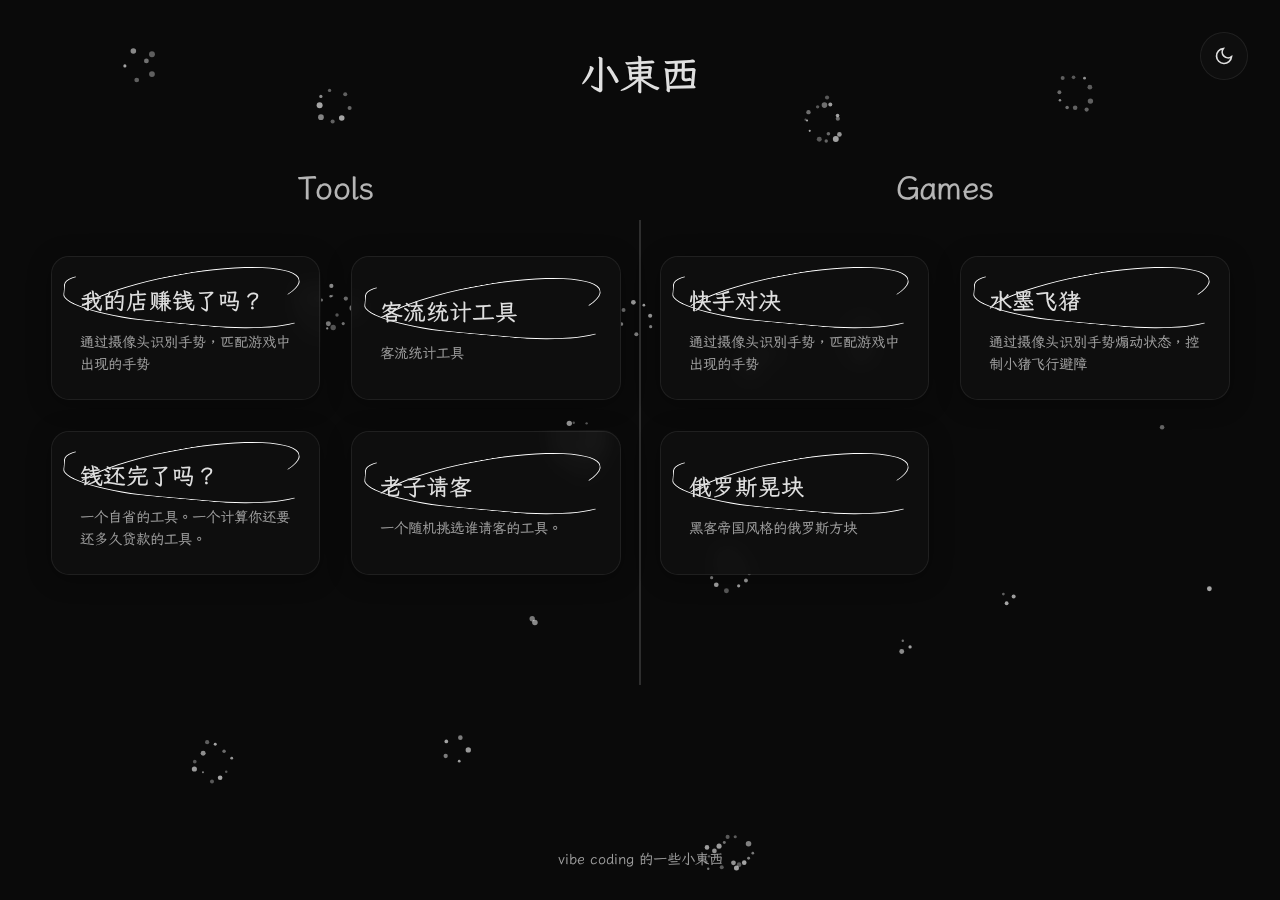
<file: index.html>
<!DOCTYPE html>
<html lang="en">

<head>
    <meta charset="UTF-8">
    <meta name="viewport" content="width=device-width, initial-scale=1.0">
    <title>小東西</title>
    <link rel="stylesheet" href="style.css">
    <link rel="preconnect" href="https://fonts.googleapis.com">
    <link rel="preconnect" href="https://fonts.gstatic.com" crossorigin>
    <link href="https://fonts.googleapis.com/css2?family=LXGW+WenKai+TC&display=swap" rel="stylesheet">
    <link rel="icon"
        href="data:image/svg+xml,<svg xmlns=%22http://www.w3.org/2000/svg%22 viewBox=%220 0 100 100%22><text y=%22.9em%22 font-size=%2290%22>⚫</text></svg>">

</head>

<body class="dark-mode">
    <canvas id="bg-canvas"></canvas>

    <div class="theme-toggle">
        <button id="toggle-theme" aria-label="Toggle Dark Mode">
            <svg class="sun-icon" viewBox="0 0 24 24">
                <circle cx="12" cy="12" r="5"></circle>
                <line x1="12" y1="1" x2="12" y2="3"></line>
                <line x1="12" y1="21" x2="12" y2="23"></line>
                <line x1="4.22" y1="4.22" x2="5.64" y2="5.64"></line>
                <line x1="18.36" y1="18.36" x2="19.78" y2="19.78"></line>
                <line x1="1" y1="12" x2="3" y2="12"></line>
                <line x1="21" y1="12" x2="23" y2="12"></line>
                <line x1="4.22" y1="19.78" x2="5.64" y2="18.36"></line>
                <line x1="18.36" y1="5.64" x2="19.78" y2="4.22"></line>
            </svg>
            <svg class="moon-icon" viewBox="0 0 24 24">
                <path d="M21 12.79A9 9 0 1 1 11.21 3 7 7 0 0 0 21 12.79z"></path>
            </svg>
        </button>
    </div>

    <header class="site-header">
        <h1>小東西</h1>
    </header>

    <main class="container">
        <section class="category" id="tools-section">
            <h2 class="category-title">Tools</h2>
            <div class="cards-grid" id="tools-grid">
                <!-- Cards injected by JS -->
            </div>
            <div class="pagination" id="tools-pagination"></div>
        </section>

        <div class="divider"></div>

        <section class="category" id="games-section">
            <h2 class="category-title">Games</h2>
            <div class="cards-grid" id="games-grid">
                <!-- Cards injected by JS -->
            </div>
            <div class="pagination" id="games-pagination"></div>
        </section>
    </main>

    <footer class="site-footer">
        <p>vibe coding 的一些小東西</p>
    </footer>

    <script src="data.js"></script>
    <script src="background.js"></script>
    <script src="main.js"></script>

</body>

</html>
</file>
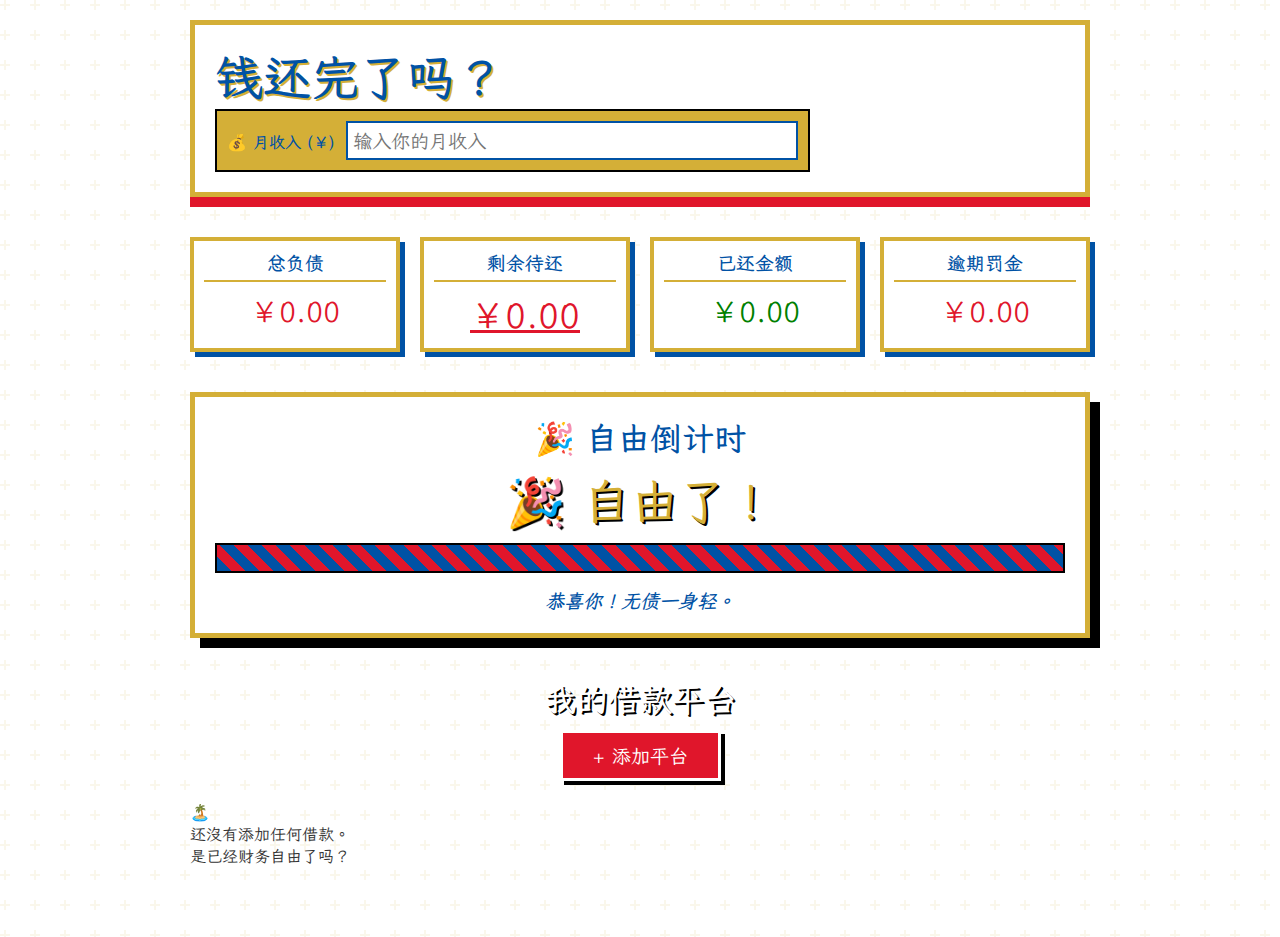
<file: pages/debt-tracker/debt-tracker.html>
<!DOCTYPE html>
<html lang="zh-CN">

<head>
    <meta charset="UTF-8">
    <meta name="viewport" content="width=device-width, initial-scale=1.0">
    <title>钱还完了吗？</title>
    <link rel="stylesheet" href="style.css">
    <link href="https://fonts.googleapis.com/css2?family=LXGW+WenKai+TC&display=swap" rel="stylesheet">
    <!-- Using a simple emoji favicon for now -->
    <link rel="icon"
        href="data:image/svg+xml,<svg xmlns=%22http://www.w3.org/2000/svg%22 viewBox=%220 0 100 100%22><text y=%22.9em%22 font-size=%2290%22>💸</text></svg>">
</head>

<body>

    <div class="app-container">
        <!-- Header & Income Section -->
        <header class="main-header">
            <div class="header-content">
                <h1>钱还完了吗？</h1>
            </div>
            <div class="income-setting">
                <label for="monthly-income">💰 月收入 (￥)</label>
                <input type="number" id="monthly-income" placeholder="输入你的月收入" onchange="app.updateIncome(this.value)">
            </div>
        </header>

        <!-- Dashboard Stats -->
        <section class="dashboard-stats">
            <div class="stat-card total-debt">
                <h3>总负债</h3>
                <div class="value" id="disp-total-debt">￥0.00</div>
            </div>
            <div class="stat-card remaining">
                <h3>剩余待还</h3>
                <div class="value" id="disp-remaining">￥0.00</div>
            </div>
            <div class="stat-card paid">
                <h3>已还金额</h3>
                <div class="value" id="disp-paid">￥0.00</div>
            </div>
            <div class="stat-card fines">
                <h3>逾期罚金</h3>
                <div class="value" id="disp-fines">￥0.00</div>
            </div>
        </section>

        <!-- Freedom Countdown -->
        <section class="freedom-meter">
            <div class="meter-header">
                <h2>🎉 自由倒计时</h2>
                <span class="freedom-time" id="freedom-time-text">计算中...</span>
            </div>
            <div class="progress-bar-bg">
                <div class="progress-bar-fill" id="freedom-progress" style="width: 0%"></div>
            </div>
            <p class="quote" id="freedom-quote">加油！每一分还款都在让你更自由。</p>
        </section>

        <!-- Platform Controls -->
        <div class="controls-bar">
            <h2>我的借款平台</h2>
            <button class="btn-primary" onclick="app.openModal('modal-platform')">+ 添加平台</button>
        </div>

        <!-- Platforms Grid -->
        <section class="platforms-grid" id="platforms-container">
            <!-- Platform cards will be injected here -->
        </section>

        <!-- Empty State (Hidden by default) -->
        <div id="empty-state" class="empty-state" style="display: none;">
            <div class="empty-icon">🏝️</div>
            <p>还没有添加任何借款。<br>是已经财务自由了吗？</p>
        </div>

    </div>

    <!-- Modals -->

    <!-- Add/Edit Platform Modal -->
    <div id="modal-platform" class="modal-overlay hidden">
        <div class="modal">
            <div class="modal-header">
                <h3 id="platform-modal-title">添加借款平台</h3>
                <button class="close-btn" onclick="app.closeModal('modal-platform')">×</button>
            </div>
            <div class="modal-body">
                <div class="form-group">
                    <label>平台名称</label>
                    <input type="text" id="input-platform-name" placeholder="例如：支付宝、微粒贷">
                </div>
                <div class="form-group">
                    <label>图标 (Emoji)</label>
                    <div class="emoji-picker" id="emoji-options">
                        <span onclick="app.selectEmoji('💳', this)" class="emoji-opt">💳</span>
                        <span onclick="app.selectEmoji('🐜', this)" class="emoji-opt">🐜</span>
                        <span onclick="app.selectEmoji('🛍️', this)" class="emoji-opt">🛍️</span>
                        <span onclick="app.selectEmoji('💸', this)" class="emoji-opt">💸</span>
                        <span onclick="app.selectEmoji('🏠', this)" class="emoji-opt">🏠</span>
                    </div>
                    <input type="hidden" id="input-platform-icon" value="🏦">
                </div>
            </div>
            <div class="modal-footer">
                <button class="btn-secondary" onclick="app.closeModal('modal-platform')">取消</button>
                <button class="btn-primary" onclick="app.savePlatform()">保存</button>
            </div>
        </div>
    </div>

    <!-- Loan Management Modal -->
    <div id="modal-loan" class="modal-overlay hidden">
        <div class="modal modal-lg">
            <div class="modal-header">
                <h3>管理借款 - <span id="current-platform-name"></span></h3>
                <button class="close-btn" onclick="app.closeModal('modal-loan')">×</button>
            </div>
            <div class="modal-body">

                <!-- Add Loan Form -->
                <div class="add-loan-form-section">
                    <h4>添加/编辑 记录</h4>
                    <input type="hidden" id="input-loan-id">
                    <div class="form-row two-col">
                        <div class="form-group">
                            <label>借款金额 (￥)</label>
                            <input type="number" id="input-loan-amount" placeholder="0.00">
                        </div>
                        <div class="form-group">
                            <label>借款利率 (%)</label>
                            <!-- Suggesting storing as annual rate or simple percentage -->
                            <input type="number" id="input-loan-rate" placeholder="年化利率%" step="0.01">
                        </div>
                    </div>

                    <div class="form-row two-col">
                        <div class="form-group">
                            <label>借款日期</label>
                            <input type="date" id="input-loan-date">
                        </div>
                        <div class="form-group">
                            <label>借款期限 (月)</label>
                            <input type="number" id="input-loan-term" placeholder="12">
                        </div>
                    </div>

                    <div class="form-row two-col">
                        <div class="form-group">
                            <label>逾期罚金 (￥)</label>
                            <input type="number" id="input-loan-penalty" placeholder="0.00" value="0">
                        </div>
                        <div class="form-group">
                            <label>已还金额 (￥)</label>
                            <input type="number" id="input-loan-paid" placeholder="0.00" value="0">
                        </div>
                    </div>

                    <div class="form-actions">
                        <button class="btn-primary full-width" onclick="app.saveLoan()">保存此笔借款</button>
                    </div>
                </div>

                <!-- Loans List in Modal -->
                <div class="loans-list-section">
                    <h4>当前借款列表</h4>
                    <div id="loans-list-container" class="loans-list">
                        <!-- Loan items injected here -->
                    </div>
                </div>

            </div>
        </div>
    </div>

    <script src="app.js"></script>
</body>

</html>
</file>
<file: style.css>
:root {
  --bg-color: #f8f9fa;
  --text-color: #1a1a1a;
  --card-bg: rgba(255, 255, 255, 0.2);
  --card-border: rgba(255, 255, 255, 0.3);
  --card-shadow: 0 4px 24px rgba(0, 0, 0, 0.05);
  --coil-color: #1a1a1a;
  --accent-color: #000;
  --divider-color: #000;
}

body.dark-mode {
  --bg-color: #0a0a0a;
  --text-color: #e0e0e0;
  --card-bg: rgba(20, 20, 20, 0.4);
  --card-border: rgba(255, 255, 255, 0.08);
  --card-shadow: 0 4px 24px rgba(0, 0, 0, 0.3);
  --coil-color: #fff;
  --accent-color: #fff;
  --divider-color: #fff;
}

* {
  margin: 0;
  padding: 0;
  box-sizing: border-box;
}

body {
  font-family: 'LXGW WenKai TC', sans-serif;
  background-color: var(--bg-color);
  color: var(--text-color);
  overflow-x: hidden;
  transition: background-color 0.5s ease, color 0.5s ease;
  min-height: 100vh;
  display: flex;
  flex-direction: column;
}

/* Canvas Background */
#bg-canvas {
  position: fixed;
  top: 0;
  left: 0;
  width: 100%;
  height: 100%;
  z-index: -1;
  pointer-events: none;
  /* Let clicks pass through, but we track mouse via window listener */
}

/* Theme Toggle */
.theme-toggle {
  position: absolute;
  top: 2rem;
  right: 2rem;
  z-index: 100;
}

#toggle-theme {
  background: var(--card-bg);
  backdrop-filter: blur(10px);
  border: 1px solid var(--card-border);
  border-radius: 50%;
  width: 48px;
  height: 48px;
  cursor: pointer;
  display: flex;
  align-items: center;
  justify-content: center;
  transition: all 0.3s ease;
  color: var(--text-color);
}

#toggle-theme svg {
  width: 20px;
  height: 20px;
  fill: none;
  stroke: currentColor;
  stroke-width: 2;
  transition: transform 0.5s cubic-bezier(0.175, 0.885, 0.32, 1.275);
}

body:not(.dark-mode) .moon-icon {
  display: none;
}

body.dark-mode .sun-icon {
  display: none;
}

body:not(.dark-mode) .sun-icon {
  transform: rotate(0deg);
}

body.dark-mode .moon-icon {
  transform: rotate(360deg);
}

/* Layout */
.site-header {
  padding: 3rem 1rem 1rem;
  text-align: center;
}

.site-header h1 {
  font-size: 2.5rem;
  font-weight: 600;
}

.site-footer {
  padding: 2rem;
  text-align: center;
  opacity: 0.7;
  font-size: 0.9rem;
}

.container {
  display: flex;
  flex-direction: column;
  justify-content: center;
  align-items: center;
  padding: 2rem 1.5rem;
  gap: 4rem;
  max-width: 1600px;
  margin: 0 auto;
  flex: 1;
  width: 100%;
  transform: translateY(-2%);
}

@media (min-width: 1000px) {
  .container {
    flex-direction: row;
    align-items: stretch;
    justify-content: space-evenly;
    /* Perfect balance between all elements and edges */
    padding: 4rem 2rem;
    gap: 0;
  }
}

.divider {
  width: 80%;
  height: 1px;
  background: var(--divider-color);
  display: block;
  margin: 2rem auto;
  opacity: 0.15;
}

@media (min-width: 1000px) {
  .divider {
    width: 2px;
    height: auto;
    min-height: 465px;
    align-self: center;
    margin: 0;
    opacity: 0.15;
  }
}

.category {
  flex: 1;
  width: 100%;
  display: flex;
  flex-direction: column;
  align-items: center;
}

@media (min-width: 1000px) {
  .category {
    flex: 0 1 570px;
    /* Reduced from 600px (5% reduction) */
  }
}

.category-title {
  font-size: 2rem;
  font-weight: 600;
  margin-bottom: 3rem;
  letter-spacing: -0.02em;
  opacity: 0.8;
}

/* Cards Grid Layout Stability */
.cards-grid {
  display: grid;
  grid-template-columns: repeat(auto-fill, minmax(252px, 1fr));
  /* Reduced from 266px by 5% */
  gap: 1.9rem;
  /* Reduced from 2rem by 5% */
  width: 100%;
  max-width: 570px;
  /* Reduced from 600px by 5% */
  /* Min-height to prevent layout shift on pagination (approx 2 rows of cards) */
  min-height: 320px;
  /* Reduced from 336px by 5% */
}

/* Card Styles */
.card-link {
  text-decoration: none;
  color: inherit;
  display: block;
}

.card {
  background: var(--card-bg);
  backdrop-filter: blur(12px);
  -webkit-backdrop-filter: blur(12px);
  border: 1px solid var(--card-border);
  border-radius: 18px;
  /* Slightly reduced radius */
  padding: 1.8rem;
  /* Reduced from 1.9rem by 5% */
  transition: all 0.4s cubic-bezier(0.25, 0.8, 0.25, 1);
  position: relative;
  overflow: hidden;
  height: 144px;
  /* Reduced from 152px by 5% */
  display: flex;
  flex-direction: column;
  justify-content: center;
  box-shadow: var(--card-shadow);
}

.card:hover {
  transform: translateY(-5px);
  box-shadow: 0 12px 40px rgba(0, 0, 0, 0.1);
  border-color: var(--coil-color);
}

/* Coil Effect Wrapper */
.card-title-wrapper {
  position: relative;
  display: inline-block;
  margin-bottom: 0.8rem;
  padding: 0.2rem 0;
  /* Space for the coil */
}

/* The Coil (SVG or Border) - Using pseudo elements for a sleek "bracket/coil" look */
.card-title-wrapper::before {
  content: '';
  position: absolute;
  top: 50%;
  left: 50%;
  width: 110%;
  height: 140%;
  transform: translate(-50%, -50%) scale(0.9);
  border: 1.5px solid var(--coil-color);
  border-radius: 50%;
  opacity: 1;
  transition: all 0.4s cubic-bezier(0.34, 1.56, 0.64, 1);
  transform-origin: center;
  border-bottom-color: transparent;
  /* Open coil look */
  border-left-color: transparent;
  /* Irregular coil look */
  transform: translate(-50%, -50%) rotate(-10deg);
}

.card-title-wrapper::after {
  content: '';
  position: absolute;
  top: 50%;
  left: 50%;
  width: 115%;
  height: 130%;
  border: 1.5px solid var(--coil-color);
  border-radius: 40%;
  opacity: 1;
  transition: all 0.5s cubic-bezier(0.34, 1.56, 0.64, 1);
  border-top-color: transparent;
  border-right-color: transparent;
  transform: translate(-50%, -50%) rotate(5deg);
}


.card-title {
  font-size: 1.425rem;
  /* Reduced from 1.5rem by 5% */
  font-weight: 600;
  position: relative;
  z-index: 2;
  transition: transform 0.4s cubic-bezier(0.175, 0.885, 0.32, 1.275);
  display: block;
}

/* Hover Inteaction: Title pops up, Coil expands/fades */
.card:hover .card-title {
  transform: translateY(-12px) scale(1.1);
}

.card:hover .card-title-wrapper::before {
  transform: translate(-50%, -80%) scale(1.1) rotate(0deg);
  opacity: 0.3;
}

.card:hover .card-title-wrapper::after {
  transform: translate(-50%, 0%) scale(1.2) rotate(0deg);
  opacity: 0.3;
}

.card-desc {
  font-size: 0.9rem;
  /* Slightly reduced */
  opacity: 0.7;
  line-height: 1.5;
  transform: translateY(0);
  transition: transform 0.4s ease, opacity 0.4s ease;
}

.card:hover .card-desc {
  transform: translateY(2px);
  opacity: 0.9;
}

/* Pagination */
.pagination {
  display: flex;
  gap: 0.5rem;
  margin-top: 2rem;
  justify-content: center;
}

.page-btn {
  background: var(--card-bg);
  backdrop-filter: blur(12px);
  -webkit-backdrop-filter: blur(12px);
  border: 1px solid var(--card-border);
  color: var(--text-color);
  padding: 0.5rem 1rem;
  font-family: 'LXGW WenKai TC', sans-serif;
  font-size: 0.9rem;
  border-radius: 13px;
  /* Match card border radius */
  cursor: pointer;
  transition: all 0.3s ease;
  box-shadow: var(--card-shadow);
}

.page-btn:hover {
  transform: translateY(-2px);
  box-shadow: 0 4px 12px rgba(0, 0, 0, 0.1);
  border-color: var(--coil-color);
}

.page-btn.active {
  background: var(--coil-color);
  color: var(--bg-color);
  border-color: var(--coil-color);
}
</file>
<file: pages/debt-tracker/style.css>
:root {
    --trump-gold: #D4AF37;
    --trump-red: #E0162B;
    --trump-blue: #0052A5;
    --trump-bg: #FFFFFF;
    --text-color: #333;
    --text-loud: #000;
}

* {
    box-sizing: border-box;
    margin: 0;
    padding: 0;
}

body {
    font-family: 'LXGW WenKai TC';
    background: linear-gradient(135deg, var(--trump-blue) 0%, #003366 100%);
    color: var(--text-color);
    min-height: 100vh;
    padding: 20px;
    background-image: url("data:image/svg+xml,%3Csvg width='60' height='60' viewBox='0 0 60 60' xmlns='http://www.w3.org/2000/svg'%3E%3Cg fill='none' fill-rule='evenodd'%3E%3Cg fill='%23D4AF37' fill-opacity='0.1'%3E%3Cpath d='M36 34v-4h-2v4h-4v2h4v4h2v-4h4v-2h-4zm0-30V0h-2v4h-4v2h4v4h2V6h4V4h-4zM6 34v-4H4v4H0v2h4v4h2v-4h4v-2H6zM6 4V0H4v4H0v2h4v4h2V6h4V4H6z'/%3E%3C/g%3E%3C/g%3E%3C/svg%3E");
}

.app-container {
    max-width: 900px;
    margin: 0 auto;
    padding-bottom: 50px;
}

/* --- Header --- */
.main-header {
    background: white;
    padding: 20px;
    border: 5px solid var(--trump-gold);
    box-shadow: 0 10px 0 var(--trump-red);
    margin-bottom: 40px;
    text-align: center;
    display: flex;
    flex-wrap: wrap;
    align-items: center;
    justify-content: space-between;
}

.main-header h1 {
    font-family: 'LXGW WenKai TC';
    font-size: 3rem;
    text-transform: uppercase;
    color: var(--trump-blue);
    text-shadow: 2px 2px 0 var(--trump-gold);
}

.income-setting {
    background: var(--trump-gold);
    padding: 10px;
    border: 2px solid black;
    font-weight: bold;
}

.income-setting label {
    color: var(--trump-blue);
    margin-right: 5px;
}

.income-setting input {
    border: 2px solid var(--trump-blue);
    padding: 5px;
    font-family: 'LXGW WenKai TC';
    font-size: 1.2rem;
}

/* --- Dashboard Stats --- */
.dashboard-stats {
    display: grid;
    grid-template-columns: repeat(auto-fit, minmax(160px, 1fr));
    gap: 20px;
    margin-bottom: 40px;
}

.stat-card {
    background: white;
    border: 4px solid var(--trump-gold);
    padding: 10px;
    text-align: center;
    box-shadow: 5px 5px 0 var(--trump-blue);
}

.stat-card h3 {
    font-family: 'LXGW WenKai TC';
    font-weight: bold;
    text-transform: uppercase;
    color: var(--trump-blue);
    border-bottom: 2px solid var(--trump-gold);
    margin-bottom: 10px;
    padding-bottom: 5px;
}

.stat-card .value {
    font-family: 'LXGW WenKai TC';
    font-size: 1.8rem;
    color: var(--trump-red);
}

.stat-card.remaining .value {
    font-size: 2.2rem;
    color: var(--trump-red);
    text-decoration: underline;
}

.stat-card.paid .value {
    color: green;
}

/* --- Freedom Wall --- */
.freedom-meter {
    background: white;
    border: 5px solid var(--trump-gold);
    padding: 20px;
    margin-bottom: 40px;
    box-shadow: 10px 10px 0 black;
    text-align: center;
}

.meter-header h2 {
    font-family: 'LXGW WenKai TC';
    font-size: 2rem;
    color: var(--trump-blue);
    text-transform: uppercase;
    margin-bottom: 10px;
}

.freedom-time {
    display: block;
    font-family: 'LXGW WenKai TC';
    font-size: 3rem;
    color: var(--trump-gold);
    text-shadow: 2px 2px 0 black;
    margin-bottom: 10px;
}

.progress-bar-bg {
    height: 30px;
    background: #ccc;
    border: 2px solid black;
    margin-bottom: 15px;
}

.progress-bar-fill {
    height: 100%;
    background: repeating-linear-gradient(45deg,
            var(--trump-blue),
            var(--trump-blue) 10px,
            var(--trump-red) 10px,
            var(--trump-red) 20px);
}

.quote {
    font-weight: bold;
    font-style: italic;
    color: var(--trump-blue);
    font-size: 1.2rem;
}

/* --- Platforms --- */
.controls-bar {
    text-align: center;
    margin-bottom: 20px;
}

.controls-bar h2 {
    color: white;
    font-family: 'LXGW WenKai TC';
    font-size: 2rem;
    text-shadow: 2px 2px 0 black;
    margin-bottom: 10px;
}

.btn-primary {
    background: var(--trump-red);
    color: white;
    font-family: 'LXGW WenKai TC';
    font-size: 1.2rem;
    padding: 10px 30px;
    border: 3px solid white;
    box-shadow: 4px 4px 0 black;
    cursor: pointer;
    text-transform: uppercase;
}

.btn-primary:active {
    transform: translate(2px, 2px);
    box-shadow: 2px 2px 0 black;
}

.platforms-grid {
    display: grid;
    grid-template-columns: repeat(auto-fill, minmax(320px, 1fr));
    gap: 30px;
}

.platform-card {
    background: #fff8e1;
    /* Light gold tint */
    border: 4px solid var(--trump-gold);
    padding: 20px;
    position: relative;
    box-shadow: 8px 8px 0 var(--trump-blue);
    cursor: pointer;
    transition: transform 0.1s;
}

.platform-card:hover {
    transform: scale(1.02);
}

.card-overdue {
    border-color: var(--trump-red);
    background: #ffebeb;
}

.card-badge-overdue {
    background: var(--trump-red);
    color: white;
    text-align: center;
    font-family: 'LXGW WenKai TC';
    font-size: 1.2rem;
    padding: 5px;
    margin: -20px -20px 10px -20px;
    border-bottom: 4px solid var(--trump-gold);
}

.platform-header {
    display: flex;
    align-items: center;
    gap: 15px;
    margin-bottom: 15px;
}

.platform-icon {
    font-size: 2.5rem;
    background: white;
    border: 2px solid black;
    width: 60px;
    height: 60px;
    display: flex;
    justify-content: center;
    align-items: center;
}

.platform-info h4 {
    font-family: 'LXGW WenKai TC';
    font-size: 1.5rem;
    color: var(--trump-blue);
    text-transform: uppercase;
}

.platform-stats {
    display: grid;
    grid-template-columns: 1fr 1fr;
    gap: 10px;
    background: white;
    padding: 10px;
    border: 2px solid black;
}

.p-stat .label {
    display: block;
    font-weight: bold;
    font-size: 0.7rem;
    color: #666;
    letter-spacing: 1px;
}

.p-stat .val {
    font-family: 'LXGW WenKai TC';
    font-weight: 900;
    font-size: 1.1rem;
}

.p-stat .val.danger {
    color: var(--trump-red);
}

.p-stat .val.warning {
    color: orange;
}

.p-stat .val.success {
    color: green;
}

.delete-platform-btn {
    position: absolute;
    top: 5px;
    right: 5px;
    background: red;
    color: white;
    border: 2px solid black;
    font-weight: bold;
    width: 25px;
    height: 25px;
    line-height: 20px;
    cursor: pointer;
}



/* --- Modals --- */
.modal-overlay {
    position: fixed;
    top: 0;
    left: 0;
    right: 0;
    bottom: 0;
    background: rgba(0, 0, 0, 0.8);
    display: flex;
    align-items: center;
    justify-content: center;
    z-index: 999;
}

.hidden {
    display: none !important;
}

.modal {
    background: white;
    border: 8px solid var(--trump-gold);
    padding: 30px;
    max-width: 500px;
    width: 90%;
    box-shadow: 0 0 50px var(--trump-gold);
}

.modal-header {
    display: flex;
    justify-content: space-between;
    margin-bottom: 20px;
    border-bottom: 2px solid black;
    padding-bottom: 10px;
}

.modal-header h3 {
    font-family: 'LXGW WenKai TC';
    font-size: 1.5rem;
    color: var(--trump-blue);
}

.close-btn {
    background: var(--trump-red);
    color: white;
    border: none;
    font-size: 1.5rem;
    padding: 0 10px;
    cursor: pointer;
}

.form-group {
    margin-bottom: 15px;
}

.form-group label {
    display: block;
    font-weight: bold;
    margin-bottom: 5px;
    color: var(--trump-blue);
}

.form-group input,
.form-group select {
    width: 100%;
    padding: 8px;
    border: 2px solid var(--trump-blue);
    font-family: 'LXGW WenKai TC';
    font-size: 1.1rem;
}

.emoji-picker {
    display: flex;
    gap: 5px;
}

.emoji-opt {
    font-size: 1.5rem;
    padding: 5px;
    border: 2px solid transparent;
    cursor: pointer;
}

.emoji-opt:hover {
    background: #eee;
}

.emoji-opt.selected {
    border: 2px solid var(--trump-gold);
    background: #fff8e1;
}

.btn-secondary {
    background: var(--trump-blue);
    color: white;
    border: 3px solid white;
    box-shadow: 4px 4px 0 black;
    padding: 10px 20px;
    font-weight: bold;
    cursor: pointer;
    font-family: 'LXGW WenKai TC';
    text-transform: uppercase;
    font-size: 1.1rem;
}

.modal-body {
    max-height: 60vh;
    overflow-y: auto;
    padding-right: 5px;
}

.loan-item {
    border: 2px solid black;
    padding: 10px;
    margin-bottom: 10px;
    background: #fdfdfd;
    display: block;
    width: 100%;
}

.loan-item.paid {
    background: #e6fffa;
    border-color: green;
}

.loan-item.overdue {
    background: #fff5f5;
    border-color: red;
}

.status-badge {
    padding: 2px 5px;
    font-weight: bold;
    border: 1px solid black;
    text-transform: uppercase;
}

.status-badge.active {
    background: white;
}

.status-badge.paid {
    background: #48bb78;
    color: white;
}

.status-badge.overdue {
    background: #f56565;
    color: white;
}

.loan-actions button {
    display: none;
    /* Moved to inline */
}

.icon-btn {
    background: none;
    border: none;
    cursor: pointer;
    font-size: 1.1rem;
    margin-left: 5px;
    padding: 2px;
    transition: transform 0.2s;
}

.icon-btn:hover {
    transform: scale(1.3);
}

.loans-list-section {
    margin-top: 30px;
    padding-top: 10px;
    display: block;
    width: 100%;
}

.loans-list-section h4 {
    font-family: 'LXGW WenKai TC';
    color: var(--trump-blue);
    margin-bottom: 15px;
    display: block;
}

.loans-list {
    max-height: 400px;
    overflow-y: auto;
    display: block;
    width: 100%;
    min-height: 50px;
}


.divider {
    border: 0;
    border-top: 2px solid var(--trump-gold);
    margin: 30px 0;
}


/* --- Media Queries --- */
@media (max-width: 600px) {
    .main-header {
        flex-direction: column;
        gap: 15px;
        padding: 10px;
    }

    .main-header h1 {
        font-size: 2rem;
    }

    .form-row {
        flex-direction: column;
        gap: 0;
    }

    .dashboard-stats {
        grid-template-columns: 1fr 1fr;
    }

    .platforms-grid {
        grid-template-columns: 1fr;
    }

    .modal {
        width: 95%;
        padding: 15px;
    }
}
</file>
